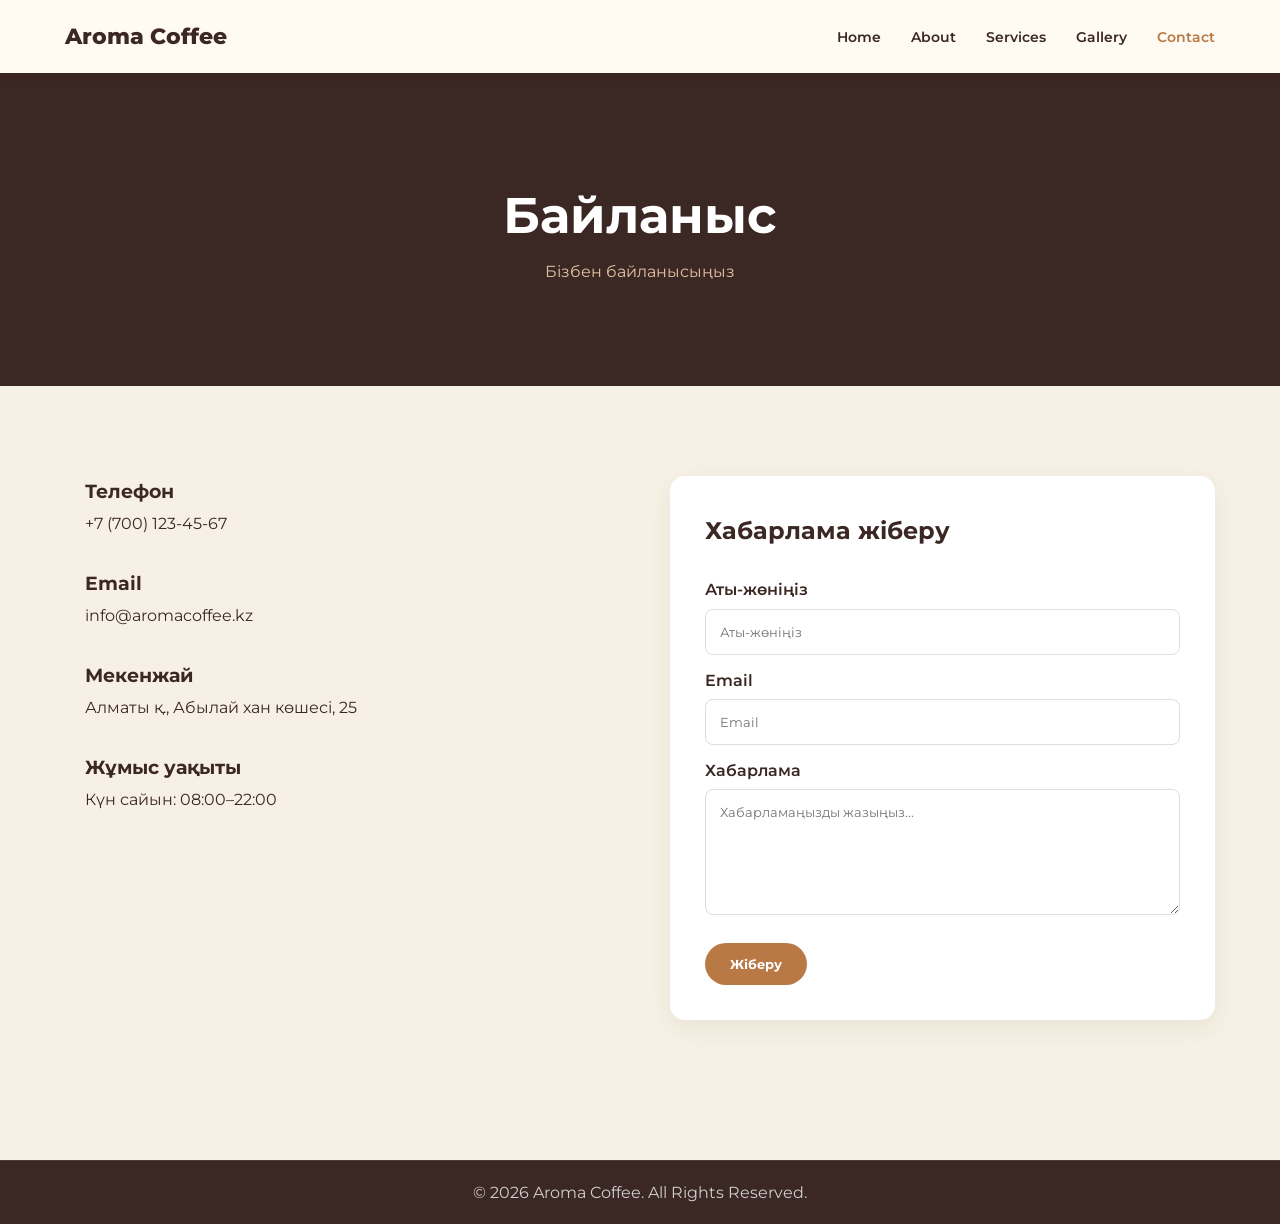
<file: contact.html>
<!DOCTYPE html>
<html lang="kk">
<head>
    <meta charset="UTF-8">
    <meta name="viewport" content="width=device-width, initial-scale=1.0">
    <title>Aroma Coffee | Байланыс</title>
    <link rel="stylesheet" href="style.css">
</head>
<body>

<header>
<nav class="navbar">
    <a href="index.html" class="logo"> Aroma Coffee</a>
    <button class="menu-toggle" onclick="toggleMenu()">☰</button>

    <ul class="nav-links" id="navLinks">
        <li><a href="index.html">Home</a></li>
        <li><a href="about.html">About</a></li>
        <li><a href="services.html">Services</a></li>
        <li><a href="gallery.html">Gallery</a></li>
        <li><a href="contact.html" class="active">Contact</a></li>
    </ul>
</nav>
</header>

<section class="page-header">
    <h1>Байланыс</h1>
    <p>Бізбен байланысыңыз</p>
</section>

<section class="section contact-section">

    <div class="contact-info">

        <div class="contact-item">
            <span></span>
            <div>
                <h3>Телефон</h3>
                <p>+7 (700) 123-45-67</p>
            </div>
        </div>

        <div class="contact-item">
            <span></span>
            <div>
                <h3>Email</h3>
                <p>info@aromacoffee.kz</p>
            </div>
        </div>

        <div class="contact-item">
            <span></span>
            <div>
                <h3>Мекенжай</h3>
                <p>Алматы қ., Абылай хан көшесі, 25</p>
            </div>
        </div>

        <div class="contact-item">
            <span></span>
            <div>
                <h3>Жұмыс уақыты</h3>
                <p>Күн сайын: 08:00–22:00</p>
            </div>
        </div>

    </div>

    <form class="contact-form" onsubmit="sendMessage(event)">

        <h2>Хабарлама жіберу</h2>

        <label>Аты-жөніңіз</label>
        <input type="text" placeholder="Аты-жөніңіз" required>

        <label>Email</label>
        <input type="email" placeholder="Email" required>

        <label>Хабарлама</label>
        <textarea rows="6" placeholder="Хабарламаңызды жазыңыз..." required></textarea>

        <button type="submit" class="btn">Жіберу</button>

    </form>

</section>

<footer>
    <div class="copyright">
        © 2026 Aroma Coffee. All Rights Reserved.
    </div>
</footer>

<script src="script.js"></script>
</body>
</html>
</file>
<file: style.css>
@import url('https://fonts.googleapis.com/css2?family=Montserrat:wght@400;500;600;700;800&display=swap');

* {
    margin: 0;
    padding: 0;
    box-sizing: border-box;
}

html {
    scroll-behavior: smooth;
}

body {
    font-family: 'Montserrat', sans-serif;
    background: #f7f1e5;
    color: #3b2723;
    line-height: 1.7;
}

a {
    text-decoration: none;
    color: inherit;
}

/* NAVBAR */

header {
    background: #fffaf2;
    position: sticky;
    top: 0;
    z-index: 1000;
    box-shadow: 0 2px 15px rgba(59,39,35,0.08);
}

.navbar {
    max-width: 1200px;
    margin: auto;
    padding: 18px 25px;
    display: flex;
    justify-content: space-between;
    align-items: center;
}

.logo {
    font-size: 22px;
    font-weight: 800;
    color: #3b2723;
}

.nav-links {
    display: flex;
    gap: 30px;
    list-style: none;
}

.nav-links a {
    font-weight: 600;
    font-size: 14px;
    transition: .3s;
}

.nav-links a:hover,
.nav-links a.active {
    color: #b87945;
}

.menu-toggle {
    display: none;
    border: none;
    background: none;
    font-size: 28px;
    color: #3b2723;
}

/* HERO */

.hero {
    min-height: 680px;
    display: flex;
    align-items: center;
    background:
        linear-gradient(rgba(30,18,15,.65), rgba(30,18,15,.65)),
        url('images/coffee6.jpg') center/cover;
}

.hero-content {
    max-width: 1200px;
    width: 100%;
    margin: auto;
    padding: 50px 25px;
    color: white;
}

.small-title {
    color: #b87945;
    font-weight: 700;
    letter-spacing: 2px;
    font-size: 13px;
    margin-bottom: 10px;
}

.hero h1 {
    font-size: clamp(40px, 7vw, 75px);
    max-width: 750px;
    line-height: 1.1;
    margin-bottom: 25px;
}

.hero p:not(.small-title) {
    max-width: 600px;
    font-size: 18px;
    margin-bottom: 35px;
}

/* BUTTONS */

.buttons {
    display: flex;
    gap: 15px;
    flex-wrap: wrap;
}

.btn {
    display: inline-block;
    background: #b87945;
    color: white;
    padding: 13px 25px;
    border-radius: 30px;
    border: none;
    font-family: inherit;
    font-weight: 700;
    cursor: pointer;
    transition: .3s;
}

.btn:hover {
    background: #3b2723;
    transform: translateY(-2px);
}

.btn-light {
    background: white;
    color: #3b2723;
}

/* SECTIONS */

.section {
    max-width: 1200px;
    margin: auto;
    padding: 90px 25px;
}

.section-title {
    text-align: center;
    margin-bottom: 50px;
}

.section-title p {
    color: #b87945;
    font-weight: 700;
    letter-spacing: 2px;
    font-size: 13px;
}

.section-title h2 {
    font-size: 38px;
    margin-top: 5px;
}

/* CARDS */

.cards {
    display: grid;
    grid-template-columns: repeat(3, 1fr);
    gap: 25px;
}

.card {
    background: white;
    border-radius: 15px;
    overflow: hidden;
    box-shadow: 0 8px 25px rgba(59,39,35,.08);
    transition: .3s;
}

.card:hover {
    transform: translateY(-7px);
}

.card img {
    width: 100%;
    height: 240px;
    object-fit: cover;
}

.card-content {
    padding: 25px;
}

.card-content h3 {
    font-size: 21px;
    margin-bottom: 8px;
}

.card-content span {
    display: block;
    margin-top: 15px;
    color: #b87945;
    font-weight: 800;
}

/* ABOUT */

.about-preview {
    max-width: 1200px;
    margin: auto;
    padding: 80px 25px;
    display: grid;
    grid-template-columns: 1fr 1fr;
    gap: 60px;
    align-items: center;
}

.about-preview h2 {
    font-size: 40px;
    line-height: 1.2;
    margin-bottom: 20px;
}

.about-preview p:not(.small-title) {
    margin-bottom: 25px;
}

.about-preview img {
    width: 100%;
    height: 450px;
    object-fit: cover;
    border-radius: 20px;
}

/* PAGE HEADER */

.page-header {
    text-align: center;
    padding: 100px 25px;
    background: #3b2723;
    color: white;
}

.page-header h1 {
    font-size: 50px;
}

.page-header p {
    color: #e4c2a5;
}

/* ABOUT PAGE */

.about-page {
    display: grid;
    grid-template-columns: 1fr 1fr;
    gap: 60px;
    align-items: center;
}

.about-image img {
    width: 100%;
    height: 500px;
    object-fit: cover;
    border-radius: 20px;
}

.about-text h2 {
    font-size: 40px;
    margin-bottom: 20px;
}

/* INFO CARDS */

.info-card {
    text-align: center;
    background: white;
    padding: 40px 25px;
    border-radius: 15px;
    box-shadow: 0 8px 25px rgba(59,39,35,.07);
}

.icon {
    font-size: 45px;
    margin-bottom: 15px;
}

.info-card h3 {
    margin-bottom: 10px;
}

/* SERVICES */

.services-grid {
    display: grid;
    grid-template-columns: repeat(2, 1fr);
    gap: 30px;
}

.service-card {
    background: white;
    display: flex;
    border-radius: 15px;
    overflow: hidden;
    box-shadow: 0 8px 25px rgba(59,39,35,.07);
}

.service-card img {
    width: 230px;
    min-height: 230px;
    object-fit: cover;
}

.service-card div {
    padding: 25px;
}

.service-card h3 {
    font-size: 22px;
    margin-bottom: 10px;
}

.service-card strong {
    display: block;
    color: #b87945;
    font-size: 18px;
    margin-top: 15px;
}

/* GALLERY */

.gallery {
    display: grid;
    grid-template-columns: repeat(3, 1fr);
    gap: 20px;
}

.gallery-item {
    height: 300px;
    overflow: hidden;
    border-radius: 15px;
}

.gallery-item img {
    width: 100%;
    height: 100%;
    object-fit: cover;
    transition: .4s;
}

.gallery-item:hover img {
    transform: scale(1.08);
}

/* CONTACT */

.contact-section {
    display: grid;
    grid-template-columns: 1fr 1fr;
    gap: 60px;
}

.contact-item {
    display: flex;
    gap: 20px;
    align-items: center;
    margin-bottom: 30px;
}

.contact-item span {
    font-size: 30px;
}

.contact-item h3 {
    margin-bottom: 3px;
}

.contact-form {
    background: white;
    padding: 35px;
    border-radius: 15px;
    box-shadow: 0 8px 25px rgba(59,39,35,.07);
}

.contact-form h2 {
    margin-bottom: 25px;
}

.contact-form label {
    display: block;
    font-weight: 600;
    margin: 12px 0 5px;
}

.contact-form input,
.contact-form textarea {
    width: 100%;
    padding: 14px;
    border: 1px solid #ddd;
    border-radius: 8px;
    font-family: inherit;
    outline: none;
}

.contact-form input:focus,
.contact-form textarea:focus {
    border-color: #b87945;
}

.contact-form .btn {
    margin-top: 20px;
}

/* FOOTER */

footer {
    background: #3b2723;
    color: white;
    margin-top: 50px;
}

.footer-content {
    max-width: 1200px;
    margin: auto;
    padding: 55px 25px;
    display: grid;
    grid-template-columns: 2fr 1fr 1fr;
    gap: 50px;
}

.footer-content h3 {
    margin-bottom: 10px;
}

.footer-content h4 {
    margin-bottom: 15px;
}

.footer-content a {
    display: block;
    color: #ddd;
    margin-bottom: 6px;
}

.footer-content a:hover {
    color: #b87945;
}

.copyright {
    text-align: center;
    padding: 18px;
    border-top: 1px solid rgba(255,255,255,.1);
    color: #cfcfcf;
}

/* MOBILE */

@media (max-width: 800px) {

    .menu-toggle {
        display: block;
    }

    .nav-links {
        display: none;
        position: absolute;
        top: 70px;
        left: 0;
        right: 0;
        background: #fffaf2;
        flex-direction: column;
        padding: 25px;
        text-align: center;
        gap: 18px;
        box-shadow: 0 10px 20px rgba(0,0,0,.08);
    }

    .nav-links.show {
        display: flex;
    }

    .cards,
    .about-preview,
    .about-page,
    .services-grid,
    .contact-section,
    .footer-content {
        grid-template-columns: 1fr;
    }

    .hero {
        min-height: 600px;
    }

    .hero h1 {
        font-size: 45px;
    }

    .section-title h2 {
        font-size: 30px;
    }

    .page-header h1 {
        font-size: 40px;
    }

    .service-card {
        display: block;
    }

    .service-card img {
        width: 100%;
        height: 250px;
    }

    .gallery {
        grid-template-columns: 1fr 1fr;
    }

    .gallery-item {
        height: 220px;
    }

}

@media (max-width: 500px) {

    .navbar {
        padding: 15px;
    }

    .logo {
        font-size: 18px;
    }

    .hero h1 {
        font-size: 38px;
    }

    .gallery {
        grid-template-columns: 1fr;
    }

    .about-preview img,
    .about-image img {
        height: 350px;
    }

}
</file>
